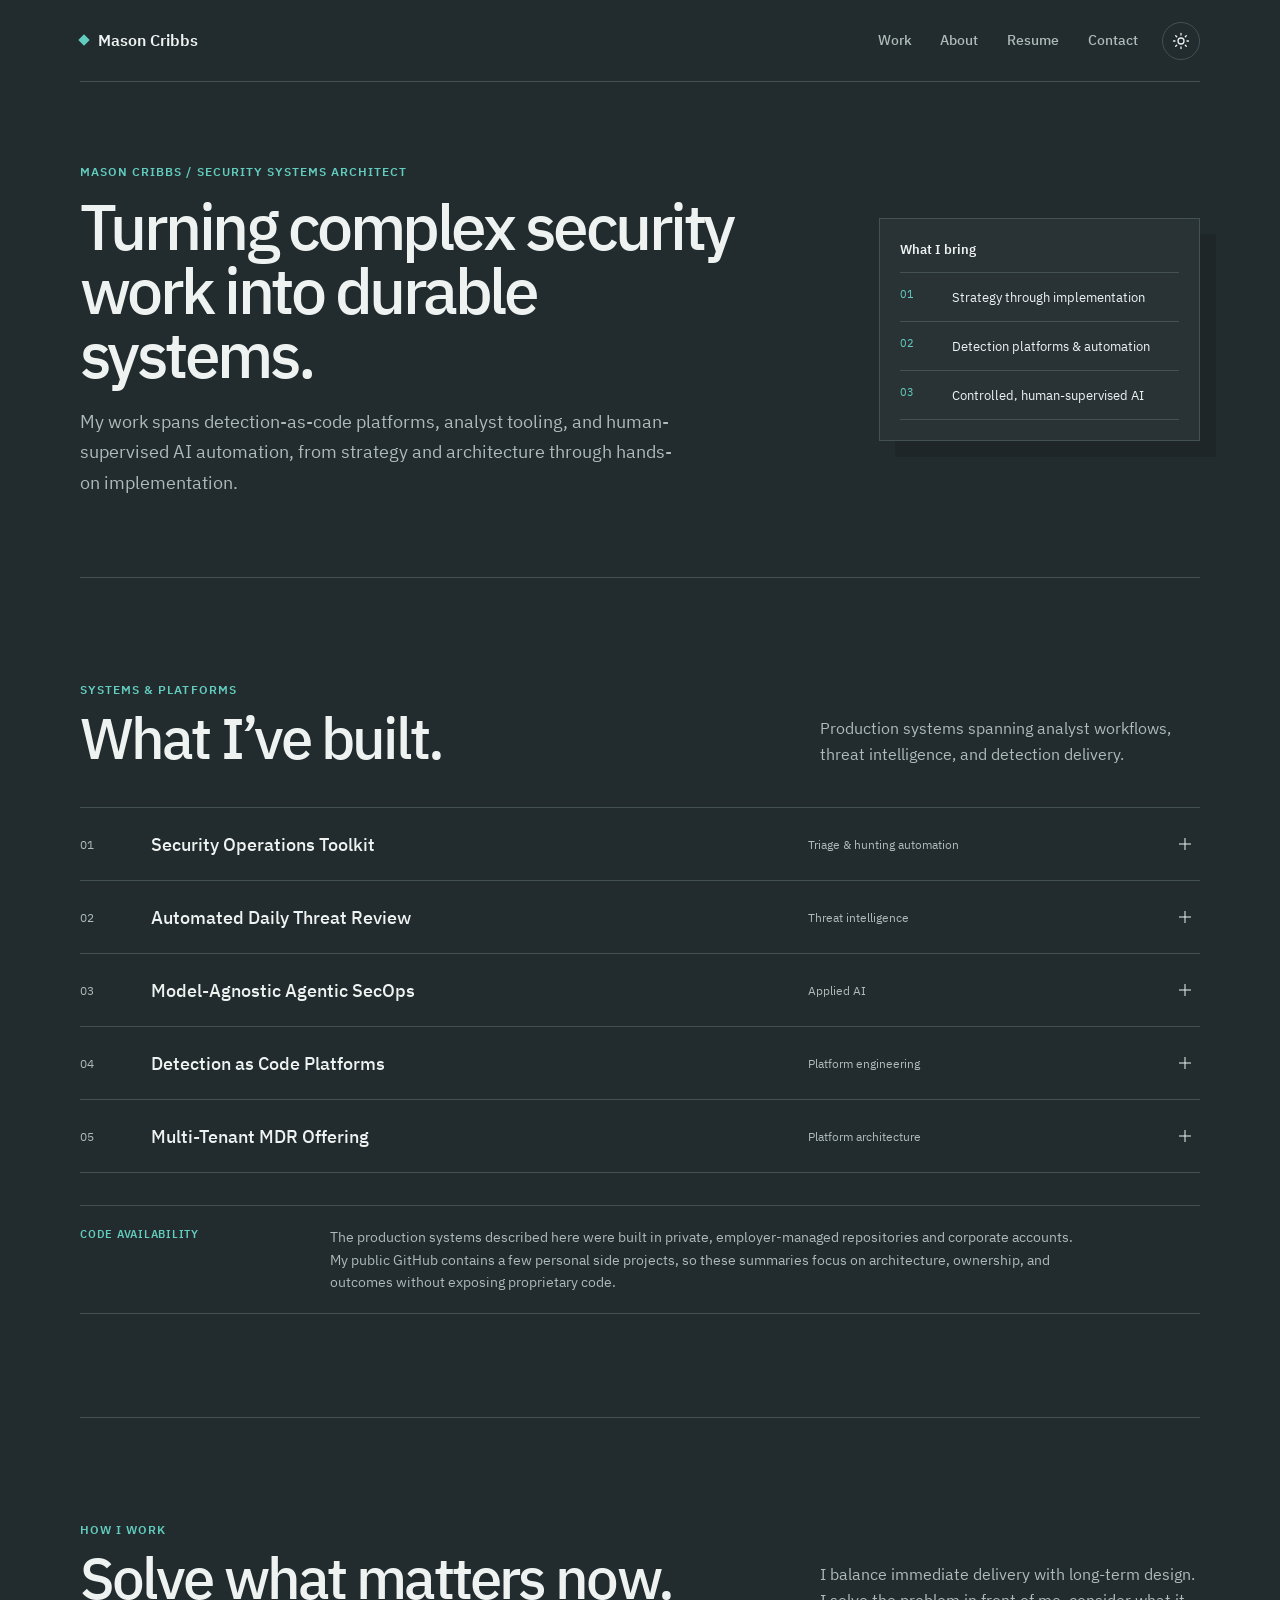
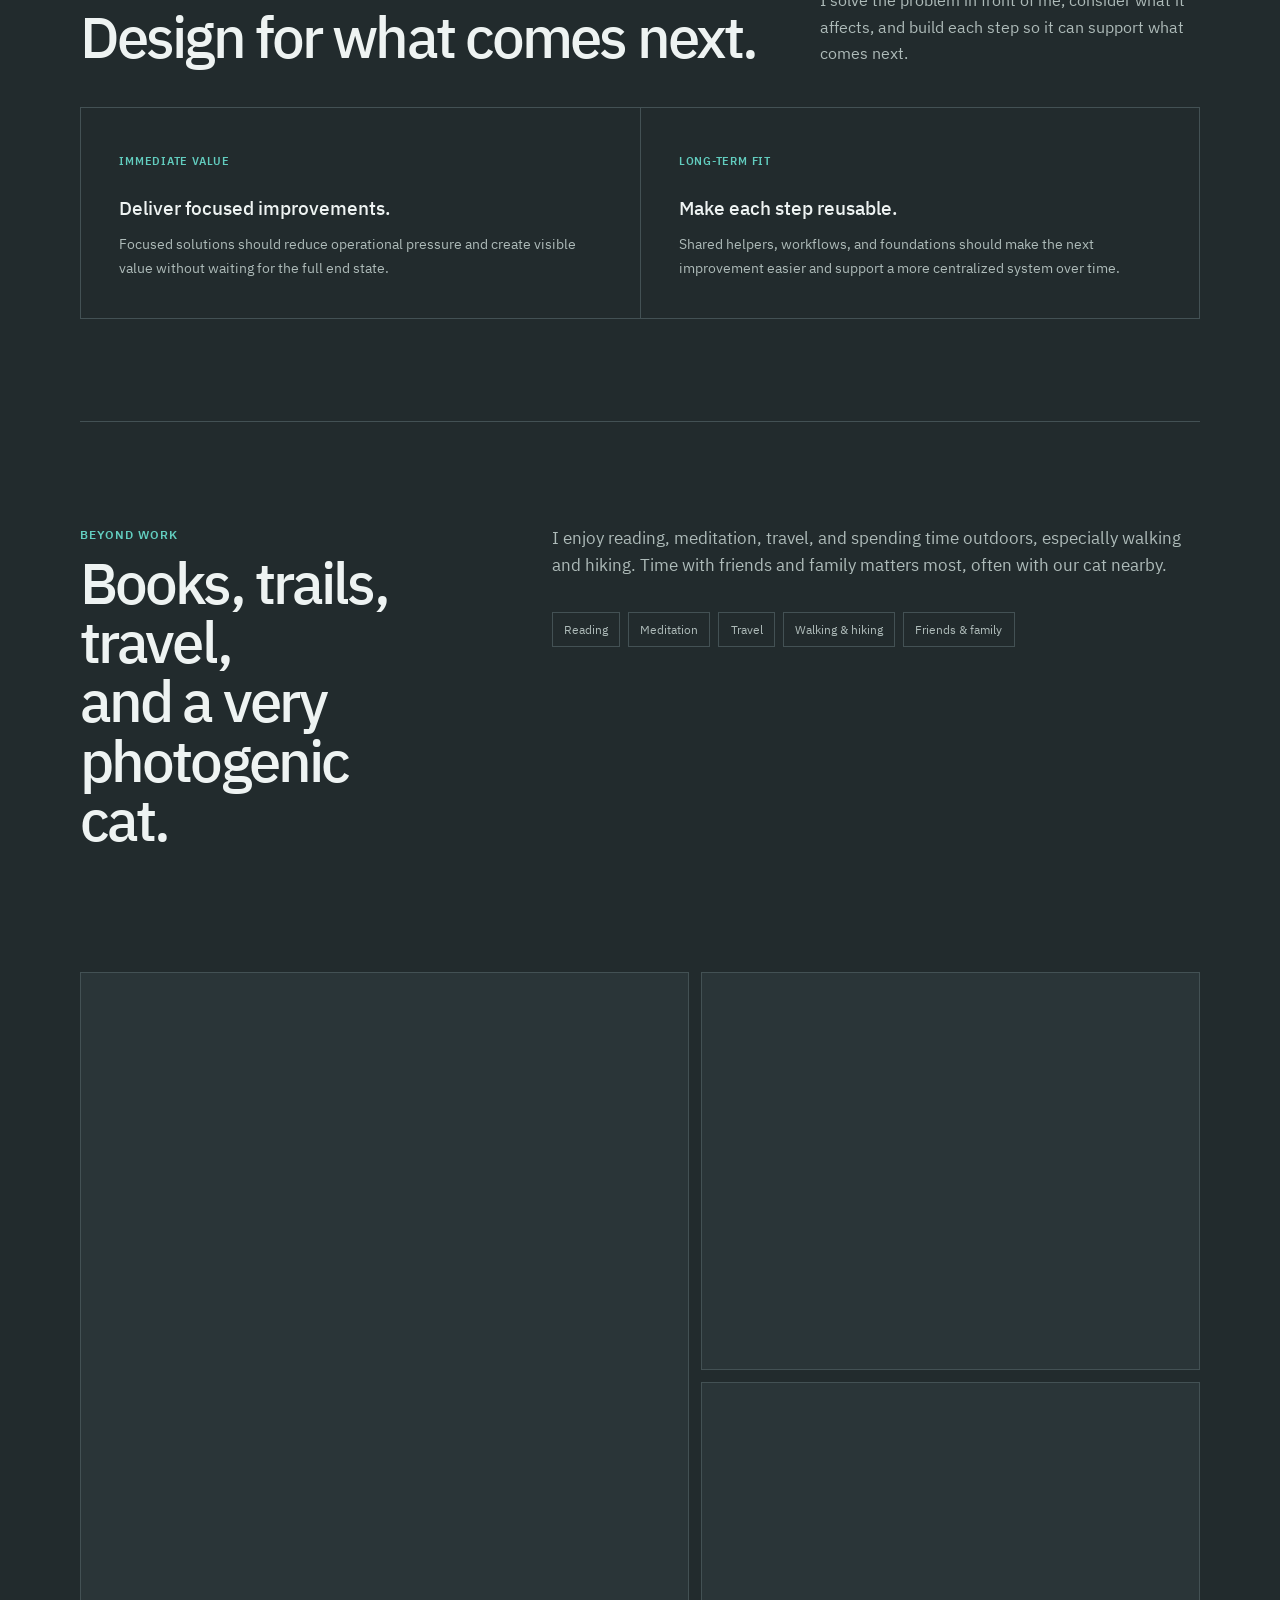
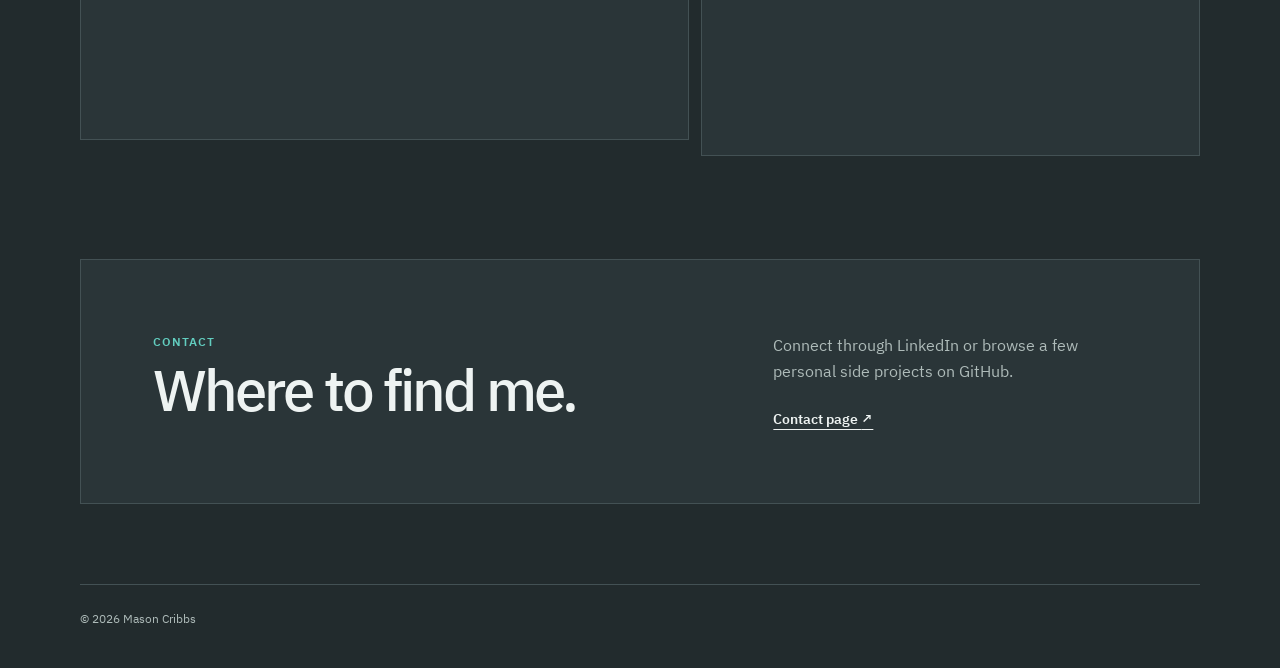
<file: index.html>
<!doctype html>
<html lang="en" data-theme="dark">
  <head>
    <meta charset="utf-8">
    <meta name="viewport" content="width=device-width, initial-scale=1">
    <meta
      http-equiv="Content-Security-Policy"
      content="default-src 'self'; base-uri 'self'; object-src 'none'; frame-src 'none'; form-action 'none'; img-src 'self' data:; font-src 'self'; style-src 'self'; script-src 'self' https://static.cloudflareinsights.com; connect-src 'self' https://cloudflareinsights.com https://static.cloudflareinsights.com; upgrade-insecure-requests"
    >
    <meta name="referrer" content="no-referrer">
    <meta
      name="description"
      content="Mason Cribbs' portfolio featuring security automation, detection engineering, and applied AI systems."
    >
    <meta name="theme-color" content="#222b2d">
    <title>Mason Cribbs | Security Automation &amp; Detection Engineering</title>
    <link rel="stylesheet" href="style.css?v=7">
    <script src="script.js?v=5" defer></script>
  </head>
  <body>
    <a class="skip-link" href="#main-content">Skip to content</a>

    <header class="site-header">
      <a class="wordmark" href="./" aria-label="Portfolio home">
        <span class="wordmark-mark" aria-hidden="true"></span>
        <span>Mason Cribbs</span>
      </a>

      <div class="header-actions">
        <nav class="site-nav" aria-label="Primary navigation">
          <a href="#work">Work</a>
          <a href="#about">About</a>
          <a href="resume/">Resume</a>
          <a href="contact/">Contact</a>
        </nav>
        <button class="theme-toggle" type="button" aria-label="Switch to light mode" title="Switch color theme">
          <svg class="theme-icon theme-icon-moon" viewBox="0 0 24 24" aria-hidden="true">
            <path d="M21 12.8A9 9 0 1 1 11.2 3a7 7 0 0 0 9.8 9.8Z"></path>
          </svg>
          <svg class="theme-icon theme-icon-sun" viewBox="0 0 24 24" aria-hidden="true">
            <circle cx="12" cy="12" r="4"></circle>
            <path d="M12 2v2M12 20v2M4.9 4.9l1.4 1.4M17.7 17.7l1.4 1.4M2 12h2M20 12h2M4.9 19.1l1.4-1.4M17.7 6.3l1.4-1.4"></path>
          </svg>
        </button>
      </div>
    </header>

    <main id="main-content">
      <section class="hero" aria-labelledby="hero-title">
        <div class="hero-copy">
          <p class="eyebrow">Mason Cribbs / Security systems architect</p>
          <h1 id="hero-title">Turning complex security work into durable systems.</h1>
          <p class="hero-intro">
            My work spans detection-as-code platforms, analyst tooling, and human-supervised AI automation, from
            strategy and architecture through hands-on implementation.
          </p>
        </div>

        <aside class="focus-index" aria-label="Core capabilities">
          <p>What I bring</p>
          <ol>
            <li><span>01</span>Strategy through implementation</li>
            <li><span>02</span>Detection platforms &amp; automation</li>
            <li><span>03</span>Controlled, human-supervised AI</li>
          </ol>
        </aside>
      </section>

      <section class="section work-section" id="work" aria-labelledby="work-title">
        <header class="section-heading">
          <div>
            <p class="eyebrow">Systems &amp; platforms</p>
            <h2 id="work-title">What I&rsquo;ve built.</h2>
          </div>
          <p>Production systems spanning analyst workflows, threat intelligence, and detection delivery.</p>
        </header>

        <div class="project-list">
          <details class="project-item">
            <summary>
              <span class="project-number">01</span>
              <span class="project-title">Security Operations Toolkit</span>
              <span class="project-type">Triage &amp; hunting automation</span>
              <span class="project-toggle" aria-hidden="true"></span>
            </summary>
            <div class="project-details">
              <p>
                Built a team-adopted local Python application and toolkit for automated multi-source alert triage,
                threat hunting, and deep investigations. Its browser interface keeps analysts in control through
                explicit approval points while reducing effort by approximately 90% at negligible marginal cost.
              </p>
              <ul class="tag-list" aria-label="Project technologies">
                <li>Python</li>
                <li>Applied AI</li>
                <li>Human oversight</li>
                <li>GitHub Releases</li>
              </ul>
            </div>
          </details>

          <details class="project-item">
            <summary>
              <span class="project-number">02</span>
              <span class="project-title">Automated Daily Threat Review</span>
              <span class="project-type">Threat intelligence</span>
              <span class="project-toggle" aria-hidden="true"></span>
            </summary>
            <div class="project-details">
              <p>
                Built a workflow that ingests security news and RSS feeds, extracts relevant artifacts, hunts the
                environment for impact, and produces a prioritized brief with pre-validated context, queries,
                evidence, and required actions.
              </p>
              <ul class="tag-list" aria-label="Project technologies">
                <li>Threat intelligence</li>
                <li>RSS</li>
                <li>Artifact extraction</li>
                <li>Threat hunting</li>
              </ul>
            </div>
          </details>

          <details class="project-item">
            <summary>
              <span class="project-number">03</span>
              <span class="project-title">Model-Agnostic Agentic SecOps</span>
              <span class="project-type">Applied AI</span>
              <span class="project-toggle" aria-hidden="true"></span>
            </summary>
            <div class="project-details">
              <p>
                Building a platform that coordinates threat intelligence, hunting, detection engineering,
                investigation, and recommendations. A deterministic Python control plane isolates tool calls,
                preserves human-on-the-loop control, records provenance, and optimizes model cost.
              </p>
              <ul class="tag-list" aria-label="Project technologies">
                <li>AWS</li>
                <li>Python orchestration</li>
                <li>Deterministic controls</li>
                <li>Provenance</li>
              </ul>
              <span class="project-status">Active development</span>
            </div>
          </details>

          <details class="project-item">
            <summary>
              <span class="project-number">04</span>
              <span class="project-title">Detection as Code Platforms</span>
              <span class="project-type">Platform engineering</span>
              <span class="project-toggle" aria-hidden="true"></span>
            </summary>
            <div class="project-details">
              <p>
                Architected code-driven detection delivery across endpoint and multi-tenant SIEM environments,
                treating detection content as tested, versioned, and repeatably deployed software.
              </p>
              <ul class="tag-list" aria-label="Project technologies">
                <li>Python</li>
                <li>REST APIs</li>
                <li>CI/CD</li>
                <li>Terraform</li>
              </ul>

              <div class="project-breakdown">
                <article>
                  <span>Endpoint detection program</span>
                  <h3>osquery detection delivery</h3>
                  <p>
                    Built an API-driven pipeline and Python CLI for repeatable deployment, validation, versioning,
                    and change control of osquery detection content.
                  </p>
                </article>
                <article>
                  <span>Managed security provider</span>
                  <h3>Multi-tenant SIEM delivery</h3>
                  <p>
                    Owned detection-as-code infrastructure using GitHub workflows, custom Python tooling,
                    differential deployment, live-data testing, and pre-production validation across customer
                    environments.
                  </p>
                </article>
                <article>
                  <span>Detection program architecture</span>
                  <h3>Strategy managed as code</h3>
                  <p>
                    Reworked a Terraform-managed catalog, signal weighting, coverage-gap development, and osquery
                    signal integration to improve fidelity, coverage, and analyst prioritization.
                  </p>
                </article>
              </div>
            </div>
          </details>

          <details class="project-item">
            <summary>
              <span class="project-number">05</span>
              <span class="project-title">Multi-Tenant MDR Offering</span>
              <span class="project-type">Platform architecture</span>
              <span class="project-toggle" aria-hidden="true"></span>
            </summary>
            <div class="project-details">
              <p>
                Led architecture and implementation of a managed security provider&rsquo;s first cloud-SIEM MDR
                offering, establishing a secure multi-tenant delivery model that protected proprietary detection
                content while supporting customer-specific configuration.
              </p>
              <ul class="tag-list" aria-label="Project technologies">
                <li>Cloud SIEM</li>
                <li>Multi-tenant architecture</li>
                <li>Detection strategy</li>
                <li>SIEM automation</li>
              </ul>
              <div class="project-breakdown">
                <article>
                  <span>Architecture</span>
                  <h3>Secure overlay delivery</h3>
                  <p>
                    Designed the standard delivery model and engineered around platform limitations to support the
                    company&rsquo;s first cloud-SIEM managed detection service.
                  </p>
                </article>
                <article>
                  <span>Dynamic tuning</span>
                  <h3>Customer-specific configuration</h3>
                  <p>
                    Invented a SQL-dialect tuning mechanism that allowed customer-specific detection behavior
                    without compromising shared global logic.
                  </p>
                </article>
              </div>
            </div>
          </details>
        </div>

        <aside class="code-availability" aria-label="Code availability note">
          <span>Code availability</span>
          <p>
            The production systems described here were built in private, employer-managed repositories and
            corporate accounts. My public GitHub contains a few personal side projects, so these summaries focus
            on architecture, ownership, and outcomes without exposing proprietary code.
          </p>
        </aside>
      </section>

      <section class="section methodology" aria-labelledby="methodology-title">
        <header class="section-heading">
          <div>
            <p class="eyebrow">How I work</p>
            <h2 id="methodology-title">Solve what matters now. Design for what comes next.</h2>
          </div>
          <p>
            I balance immediate delivery with long-term design. I solve the problem in front of me, consider what it
            affects, and build each step so it can support what comes next.
          </p>
        </header>

        <div class="method-slices">
          <article>
            <span>Immediate value</span>
            <h3>Deliver focused improvements.</h3>
            <p>
              Focused solutions should reduce operational pressure and create visible value without waiting for the
              full end state.
            </p>
          </article>
          <article>
            <span>Long-term fit</span>
            <h3>Make each step reusable.</h3>
            <p>
              Shared helpers, workflows, and foundations should make the next improvement easier and support a more
              centralized system over time.
            </p>
          </article>
        </div>
      </section>

      <section class="section about-section" id="about" aria-labelledby="about-title">
        <div>
          <p class="eyebrow">Beyond work</p>
          <h2 id="about-title">Books, trails, travel, and a very photogenic cat.</h2>
        </div>
        <div class="about-copy">
          <p>
            I enjoy reading, meditation, travel, and spending time outdoors, especially walking and hiking. Time
            with friends and family matters most, often with our cat nearby.
          </p>
          <ul class="about-interests" aria-label="Personal interests">
            <li>Reading</li>
            <li>Meditation</li>
            <li>Travel</li>
            <li>Walking &amp; hiking</li>
            <li>Friends &amp; family</li>
          </ul>
        </div>

        <div class="cat-gallery" aria-label="Photos of my cat">
          <figure>
            <img
              src="assets/images/cat-closeup.jpg"
              width="1400"
              height="1115"
              loading="lazy"
              decoding="async"
              alt="Close-up portrait of a tabby cat with green eyes"
            >
          </figure>
          <figure>
            <img
              src="assets/images/cat-autumn.jpg"
              width="1111"
              height="1400"
              loading="lazy"
              decoding="async"
              alt="Tabby cat posing with a pumpkin and autumn decorations"
            >
          </figure>
          <figure>
            <img
              src="assets/images/cat-stretch.jpg"
              width="929"
              height="697"
              loading="lazy"
              decoding="async"
              alt="Fluffy tabby cat stretching on a chair"
            >
          </figure>
        </div>
      </section>

      <section class="contact-teaser" aria-labelledby="contact-title">
        <div>
          <p class="eyebrow">Contact</p>
          <h2 id="contact-title">Where to find me.</h2>
        </div>
        <div>
          <p>Connect through LinkedIn or browse a few personal side projects on GitHub.</p>
          <a class="text-link" href="contact/">Contact page <span aria-hidden="true">&nearr;</span></a>
        </div>
      </section>
    </main>

    <footer class="site-footer">
      <p>&copy; <span>2026</span> Mason Cribbs</p>
    </footer>
  </body>
</html>
</file>
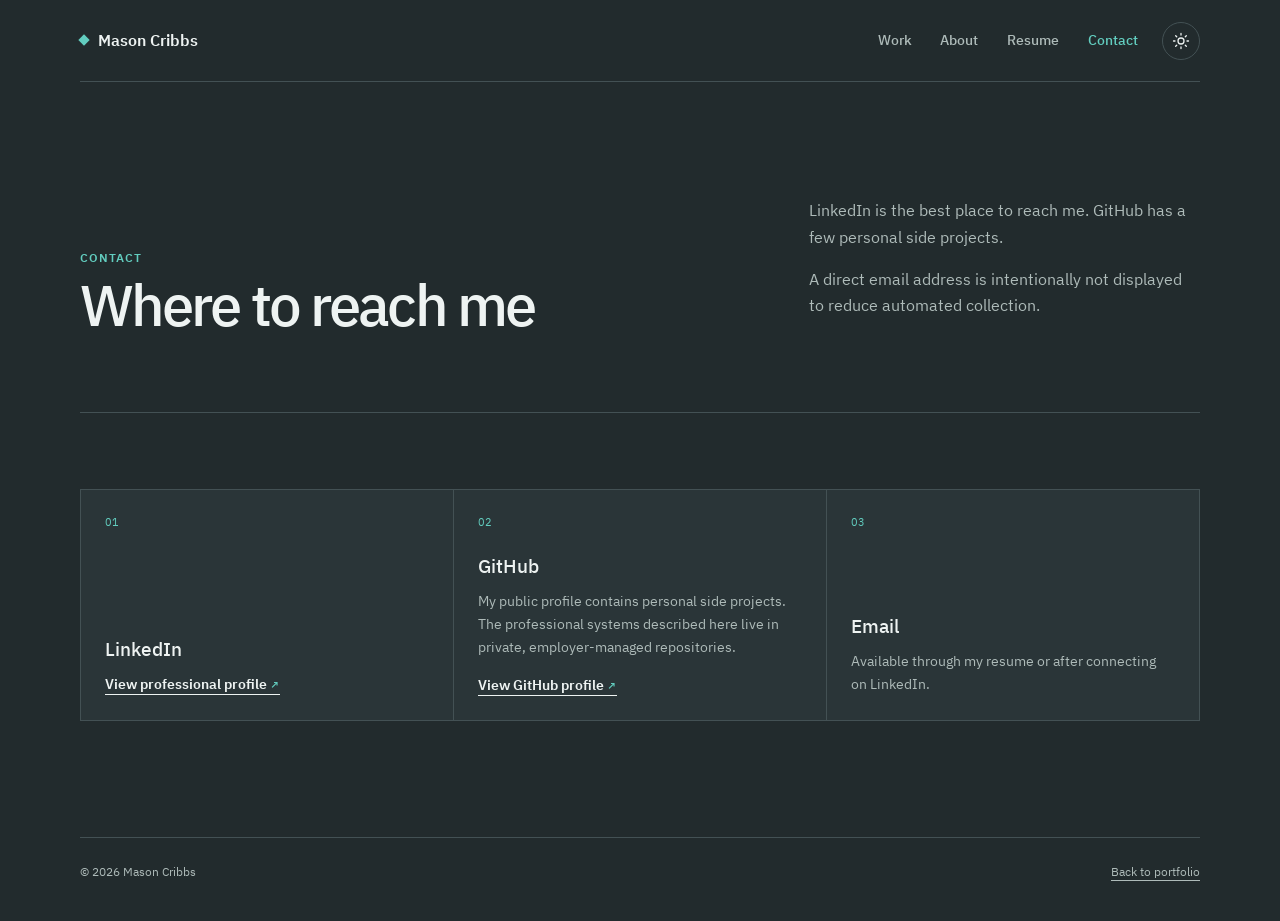
<file: contact/index.html>
<!doctype html>
<html lang="en" data-theme="dark">
  <head>
    <meta charset="utf-8">
    <meta name="viewport" content="width=device-width, initial-scale=1">
    <meta
      http-equiv="Content-Security-Policy"
      content="default-src 'self'; base-uri 'self'; object-src 'none'; frame-src 'none'; form-action 'none'; img-src 'self' data:; font-src 'self'; style-src 'self'; script-src 'self' https://static.cloudflareinsights.com; connect-src 'self' https://cloudflareinsights.com https://static.cloudflareinsights.com; upgrade-insecure-requests"
    >
    <meta name="referrer" content="no-referrer">
    <meta name="description" content="Professional links and contact information for Mason Cribbs.">
    <meta name="theme-color" content="#222b2d">
    <title>Contact | Mason Cribbs</title>
    <link rel="stylesheet" href="../style.css?v=7">
    <script src="../script.js?v=5" defer></script>
  </head>
  <body>
    <a class="skip-link" href="#contact-content">Skip to content</a>

    <header class="site-header">
      <a class="wordmark" href="../" aria-label="Portfolio home">
        <span class="wordmark-mark" aria-hidden="true"></span>
        <span>Mason Cribbs</span>
      </a>

      <div class="header-actions">
        <nav class="site-nav" aria-label="Primary navigation">
          <a href="../#work">Work</a>
          <a href="../#about">About</a>
          <a href="../resume/">Resume</a>
          <a href="./" aria-current="page">Contact</a>
        </nav>
        <button class="theme-toggle" type="button" aria-label="Switch to light mode" title="Switch color theme">
          <svg class="theme-icon theme-icon-moon" viewBox="0 0 24 24" aria-hidden="true">
            <path d="M21 12.8A9 9 0 1 1 11.2 3a7 7 0 0 0 9.8 9.8Z"></path>
          </svg>
          <svg class="theme-icon theme-icon-sun" viewBox="0 0 24 24" aria-hidden="true">
            <circle cx="12" cy="12" r="4"></circle>
            <path d="M12 2v2M12 20v2M4.9 4.9l1.4 1.4M17.7 17.7l1.4 1.4M2 12h2M20 12h2M4.9 19.1l1.4-1.4M17.7 6.3l1.4-1.4"></path>
          </svg>
        </button>
      </div>
    </header>

    <main id="contact-content" class="contact-shell">
      <section class="contact-intro" aria-labelledby="contact-title">
        <div>
          <p class="eyebrow">Contact</p>
          <h1 id="contact-title">Where to reach me</h1>
        </div>
        <div>
          <p>LinkedIn is the best place to reach me. GitHub has a few personal side projects.</p>
          <p>A direct email address is intentionally not displayed to reduce automated collection.</p>
        </div>
      </section>

      <section class="contact-methods" aria-label="Contact methods">
        <article class="contact-method">
          <span>01</span>
          <h2>LinkedIn</h2>
          <p><a class="text-link" href="https://www.linkedin.com/in/mason-a-c/" target="_blank" rel="noopener noreferrer">View professional profile <span aria-hidden="true">&nearr;</span></a></p>
        </article>
        <article class="contact-method">
          <span>02</span>
          <h2>GitHub</h2>
          <p>My public profile contains personal side projects. The professional systems described here live in private, employer-managed repositories.</p>
          <a class="text-link" href="https://github.com/what-da-fork" target="_blank" rel="noopener noreferrer">View GitHub profile <span aria-hidden="true">&nearr;</span></a>
        </article>
        <article class="contact-method">
          <span>03</span>
          <h2>Email</h2>
          <p>Available through my resume or after connecting on LinkedIn.</p>
        </article>
      </section>
    </main>

    <footer class="site-footer">
      <p>&copy; <span>2026</span> Mason Cribbs</p>
      <a href="../">Back to portfolio</a>
    </footer>
  </body>
</html>
</file>
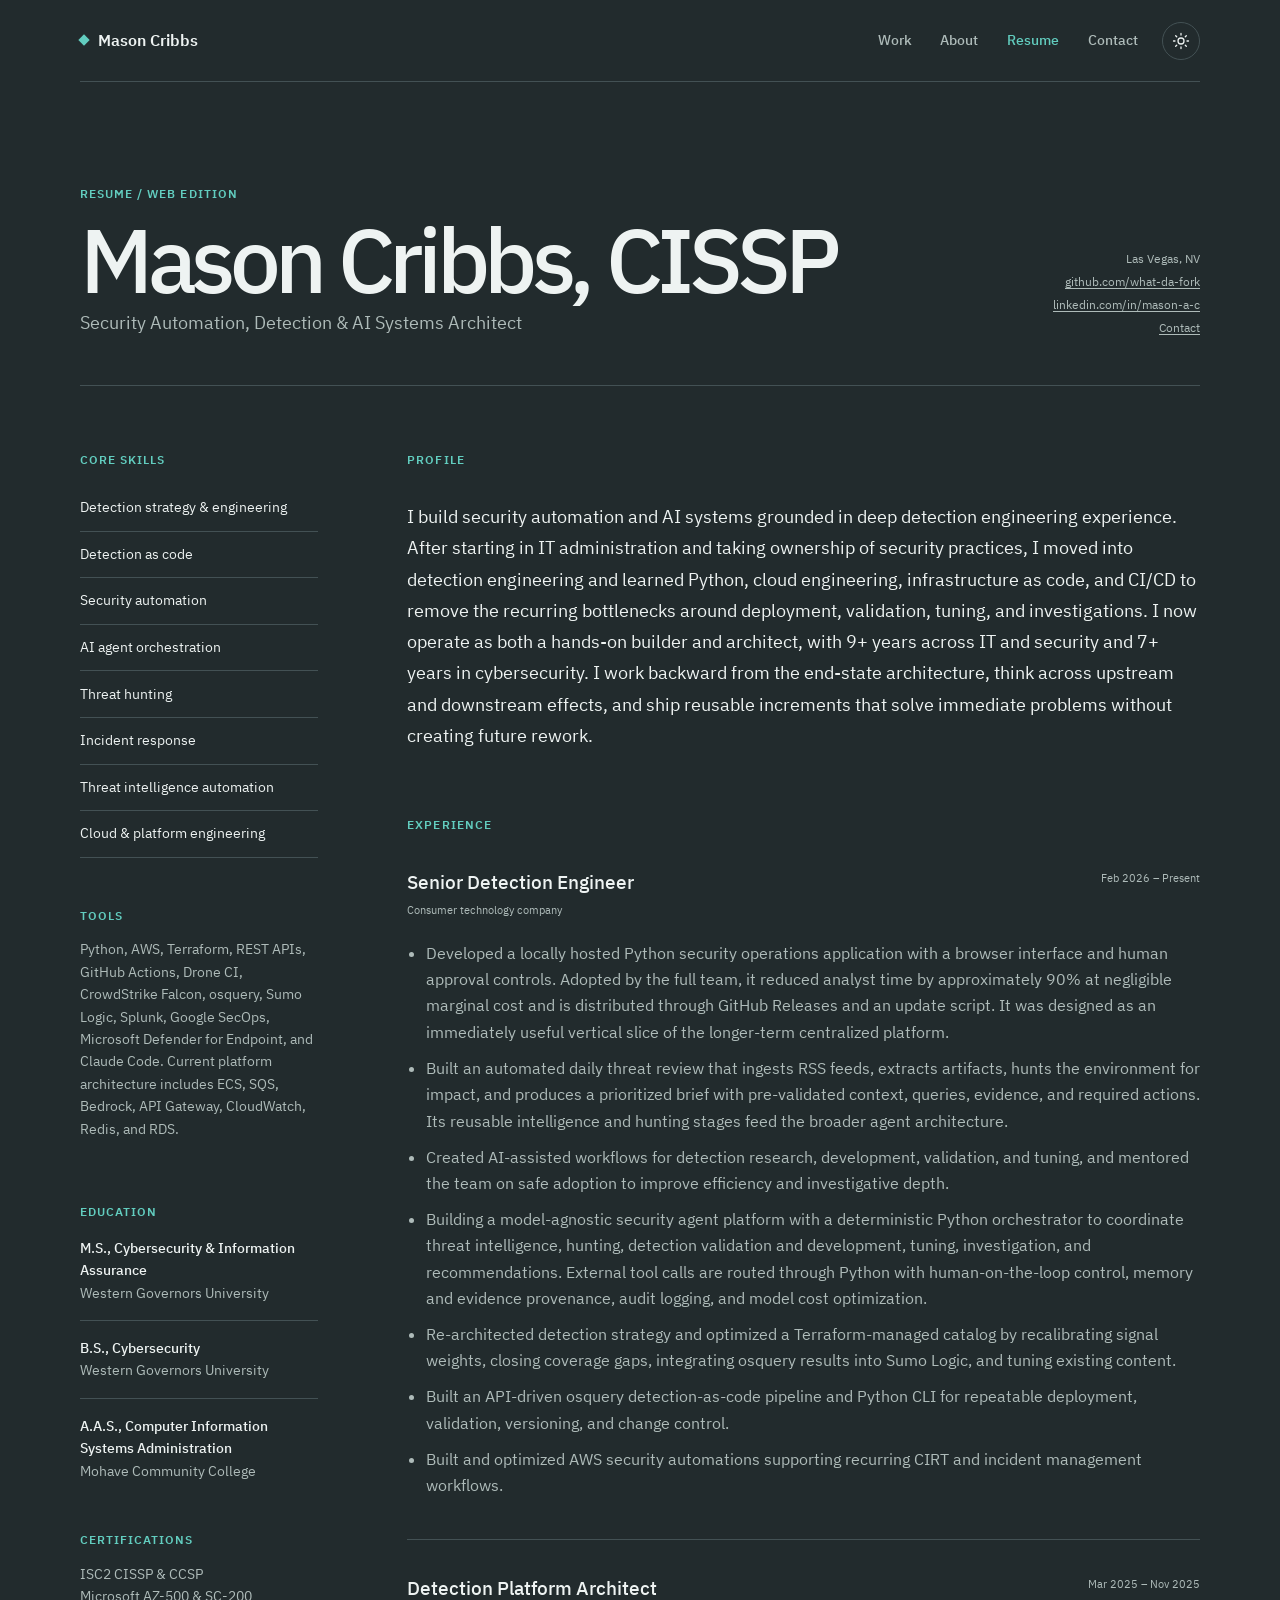
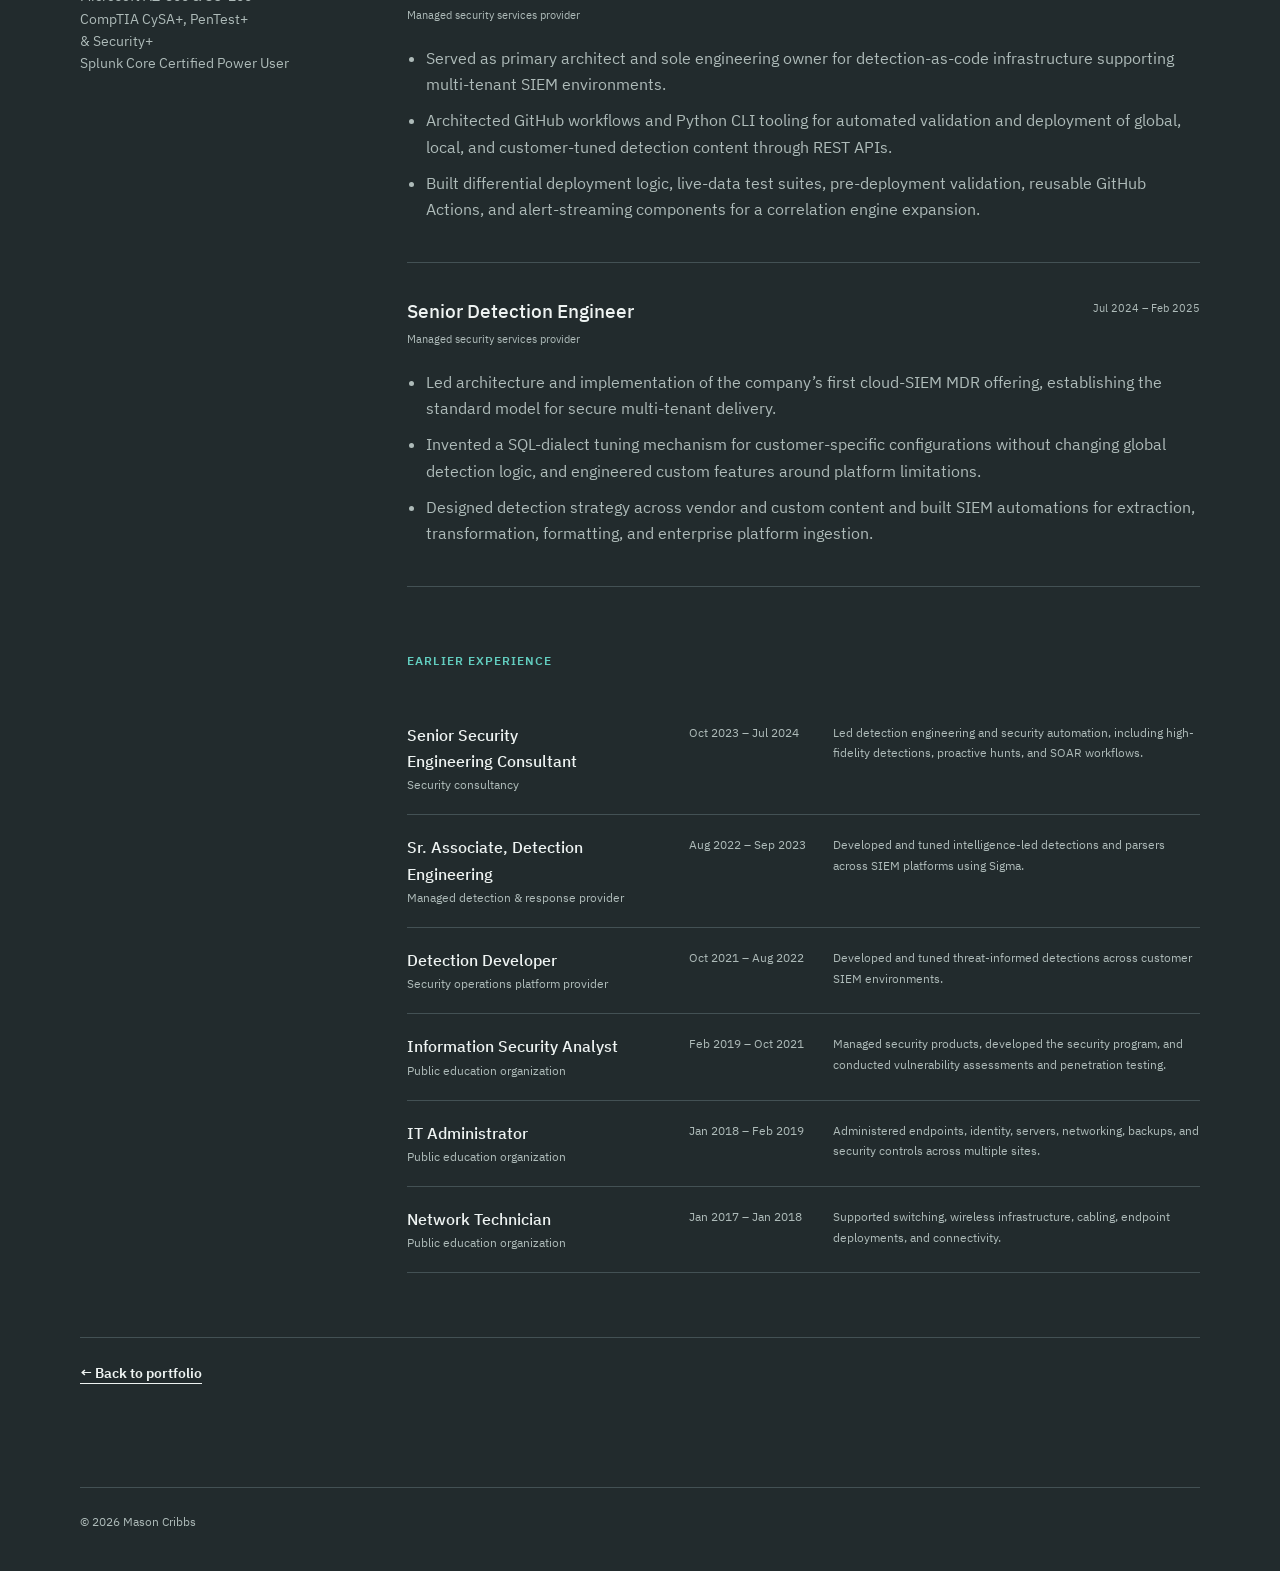
<file: resume/index.html>
<!doctype html>
<html lang="en" data-theme="dark">
  <head>
    <meta charset="utf-8">
    <meta name="viewport" content="width=device-width, initial-scale=1">
    <meta
      http-equiv="Content-Security-Policy"
      content="default-src 'self'; base-uri 'self'; object-src 'none'; frame-src 'none'; form-action 'none'; img-src 'self' data:; font-src 'self'; style-src 'self'; script-src 'self' https://static.cloudflareinsights.com; connect-src 'self' https://cloudflareinsights.com https://static.cloudflareinsights.com; upgrade-insecure-requests"
    >
    <meta name="referrer" content="no-referrer">
    <meta
      name="description"
      content="Resume for Mason Cribbs, a security automation, detection, and AI systems architect."
    >
    <meta name="theme-color" content="#222b2d">
    <title>Resume | Mason Cribbs</title>
    <link rel="stylesheet" href="../style.css?v=7">
    <script src="../script.js?v=5" defer></script>
  </head>
  <body class="resume-page">
    <a class="skip-link" href="#resume-content">Skip to content</a>

    <header class="site-header">
      <a class="wordmark" href="../" aria-label="Portfolio home">
        <span class="wordmark-mark" aria-hidden="true"></span>
        <span>Mason Cribbs</span>
      </a>

      <div class="header-actions">
        <nav class="site-nav" aria-label="Primary navigation">
          <a href="../#work">Work</a>
          <a href="../#about">About</a>
          <a href="./" aria-current="page">Resume</a>
          <a href="../contact/">Contact</a>
        </nav>
        <button class="theme-toggle" type="button" aria-label="Switch to light mode" title="Switch color theme">
          <svg class="theme-icon theme-icon-moon" viewBox="0 0 24 24" aria-hidden="true">
            <path d="M21 12.8A9 9 0 1 1 11.2 3a7 7 0 0 0 9.8 9.8Z"></path>
          </svg>
          <svg class="theme-icon theme-icon-sun" viewBox="0 0 24 24" aria-hidden="true">
            <circle cx="12" cy="12" r="4"></circle>
            <path d="M12 2v2M12 20v2M4.9 4.9l1.4 1.4M17.7 17.7l1.4 1.4M2 12h2M20 12h2M4.9 19.1l1.4-1.4M17.7 6.3l1.4-1.4"></path>
          </svg>
        </button>
      </div>
    </header>

    <main id="resume-content" class="resume-shell">
      <header class="resume-intro">
        <div>
          <p class="eyebrow">Resume / Web edition</p>
          <h1>Mason Cribbs, CISSP</h1>
          <p class="resume-role">Security Automation, Detection &amp; AI Systems Architect</p>
        </div>
        <div class="resume-meta" aria-label="Professional links">
          <span>Las Vegas, NV</span>
          <a href="https://github.com/what-da-fork" target="_blank" rel="noopener noreferrer">github.com/what-da-fork</a>
          <a href="https://www.linkedin.com/in/mason-a-c/" target="_blank" rel="noopener noreferrer">linkedin.com/in/mason-a-c</a>
          <a href="../contact/">Contact</a>
        </div>
      </header>

      <div class="resume-grid">
        <aside class="resume-sidebar">
          <section aria-labelledby="skills-title">
            <p class="resume-section-label" id="skills-title">Core skills</p>
            <ul class="resume-skill-list">
              <li>Detection strategy &amp; engineering</li>
              <li>Detection as code</li>
              <li>Security automation</li>
              <li>AI agent orchestration</li>
              <li>Threat hunting</li>
              <li>Incident response</li>
              <li>Threat intelligence automation</li>
              <li>Cloud &amp; platform engineering</li>
            </ul>
          </section>

          <section aria-labelledby="tools-title">
            <p class="resume-section-label" id="tools-title">Tools</p>
            <p class="resume-small-copy">
              Python, AWS, Terraform, REST APIs, GitHub Actions, Drone CI, CrowdStrike Falcon, osquery, Sumo
              Logic, Splunk, Google SecOps, Microsoft Defender for Endpoint, and Claude Code.
              Current platform architecture includes ECS, SQS, Bedrock, API Gateway, CloudWatch, Redis, and RDS.
            </p>
          </section>

          <section aria-labelledby="education-title">
            <p class="resume-section-label" id="education-title">Education</p>
            <div class="sidebar-entry">
              <strong>M.S., Cybersecurity &amp; Information Assurance</strong>
              <span>Western Governors University</span>
            </div>
            <div class="sidebar-entry">
              <strong>B.S., Cybersecurity</strong>
              <span>Western Governors University</span>
            </div>
            <div class="sidebar-entry">
              <strong>A.A.S., Computer Information Systems Administration</strong>
              <span>Mohave Community College</span>
            </div>
          </section>

          <section aria-labelledby="certifications-title">
            <p class="resume-section-label" id="certifications-title">Certifications</p>
            <p class="resume-small-copy">
              ISC2 CISSP &amp; CCSP<br>
              Microsoft AZ-500 &amp; SC-200<br>
              CompTIA CySA+, PenTest+ &amp; Security+<br>
              Splunk Core Certified Power User
            </p>
          </section>
        </aside>

        <div class="resume-main">
          <section class="resume-section" aria-labelledby="summary-title">
            <p class="resume-section-label" id="summary-title">Profile</p>
            <p class="resume-summary">
              I build security automation and AI systems grounded in deep detection engineering experience. After
              starting in IT administration and taking ownership of security practices, I moved into detection
              engineering and learned Python, cloud engineering, infrastructure as code, and CI/CD to remove the
              recurring bottlenecks around deployment, validation, tuning, and investigations. I now operate as
              both a hands-on builder and architect, with 9+ years across IT and security and 7+ years in
              cybersecurity. I work backward from the end-state architecture, think across upstream and downstream
              effects, and ship reusable increments that solve immediate problems without creating future rework.
            </p>
          </section>

          <section class="resume-section" aria-labelledby="experience-title">
            <p class="resume-section-label" id="experience-title">Experience</p>

            <article class="experience-entry">
              <header>
                <div>
                  <h2>Senior Detection Engineer</h2>
                  <p>Consumer technology company</p>
                </div>
                <p>Feb 2026 &ndash; Present</p>
              </header>
              <ul>
                <li>
                  Developed a locally hosted Python security operations application with a browser interface and
                  human approval controls. Adopted by the full team, it reduced analyst time by approximately 90%
                  at negligible marginal cost and is distributed through GitHub Releases and an update script. It
                  was designed as an immediately useful vertical slice of the longer-term centralized platform.
                </li>
                <li>
                  Built an automated daily threat review that ingests RSS feeds, extracts artifacts, hunts the
                  environment for impact, and produces a prioritized brief with pre-validated context, queries,
                  evidence, and required actions. Its reusable intelligence and hunting stages feed the broader
                  agent architecture.
                </li>
                <li>
                  Created AI-assisted workflows for detection research, development, validation, and tuning, and
                  mentored the team on safe adoption to improve efficiency and investigative depth.
                </li>
                <li>
                  Building a model-agnostic security agent platform with a deterministic Python orchestrator to
                  coordinate threat intelligence, hunting, detection validation and development, tuning,
                  investigation, and recommendations. External tool calls are routed through Python with
                  human-on-the-loop control, memory and evidence provenance, audit logging, and model cost
                  optimization.
                </li>
                <li>
                  Re-architected detection strategy and optimized a Terraform-managed catalog by recalibrating
                  signal weights, closing coverage gaps, integrating osquery results into Sumo Logic, and tuning
                  existing content.
                </li>
                <li>
                  Built an API-driven osquery detection-as-code pipeline and Python CLI for repeatable deployment,
                  validation, versioning, and change control.
                </li>
                <li>
                  Built and optimized AWS security automations supporting recurring CIRT and incident management
                  workflows.
                </li>
              </ul>
            </article>

            <article class="experience-entry">
              <header>
                <div>
                  <h2>Detection Platform Architect</h2>
                  <p>Managed security services provider</p>
                </div>
                <p>Mar 2025 &ndash; Nov 2025</p>
              </header>
              <ul>
                <li>
                  Served as primary architect and sole engineering owner for detection-as-code infrastructure
                  supporting multi-tenant SIEM environments.
                </li>
                <li>
                  Architected GitHub workflows and Python CLI tooling for automated validation and deployment of
                  global, local, and customer-tuned detection content through REST APIs.
                </li>
                <li>
                  Built differential deployment logic, live-data test suites, pre-deployment validation, reusable
                  GitHub Actions, and alert-streaming components for a correlation engine expansion.
                </li>
              </ul>
            </article>

            <article class="experience-entry">
              <header>
                <div>
                  <h2>Senior Detection Engineer</h2>
                  <p>Managed security services provider</p>
                </div>
                <p>Jul 2024 &ndash; Feb 2025</p>
              </header>
              <ul>
                <li>
                  Led architecture and implementation of the company&rsquo;s first cloud-SIEM MDR offering,
                  establishing the standard model for secure multi-tenant delivery.
                </li>
                <li>
                  Invented a SQL-dialect tuning mechanism for customer-specific configurations without changing
                  global detection logic, and engineered custom features around platform limitations.
                </li>
                <li>
                  Designed detection strategy across vendor and custom content and built SIEM automations for
                  extraction, transformation, formatting, and enterprise platform ingestion.
                </li>
              </ul>
            </article>
          </section>

          <section class="resume-section" aria-labelledby="earlier-title">
            <p class="resume-section-label" id="earlier-title">Earlier experience</p>

            <div class="earlier-experience">
              <article>
                <div><h2>Senior Security Engineering Consultant</h2><p>Security consultancy</p></div>
                <p>Oct 2023 &ndash; Jul 2024</p>
                <span>Led detection engineering and security automation, including high-fidelity detections, proactive hunts, and SOAR workflows.</span>
              </article>
              <article>
                <div><h2>Sr. Associate, Detection Engineering</h2><p>Managed detection &amp; response provider</p></div>
                <p>Aug 2022 &ndash; Sep 2023</p>
                <span>Developed and tuned intelligence-led detections and parsers across SIEM platforms using Sigma.</span>
              </article>
              <article>
                <div><h2>Detection Developer</h2><p>Security operations platform provider</p></div>
                <p>Oct 2021 &ndash; Aug 2022</p>
                <span>Developed and tuned threat-informed detections across customer SIEM environments.</span>
              </article>
              <article>
                <div><h2>Information Security Analyst</h2><p>Public education organization</p></div>
                <p>Feb 2019 &ndash; Oct 2021</p>
                <span>Managed security products, developed the security program, and conducted vulnerability assessments and penetration testing.</span>
              </article>
              <article>
                <div><h2>IT Administrator</h2><p>Public education organization</p></div>
                <p>Jan 2018 &ndash; Feb 2019</p>
                <span>Administered endpoints, identity, servers, networking, backups, and security controls across multiple sites.</span>
              </article>
              <article>
                <div><h2>Network Technician</h2><p>Public education organization</p></div>
                <p>Jan 2017 &ndash; Jan 2018</p>
                <span>Supported switching, wireless infrastructure, cabling, endpoint deployments, and connectivity.</span>
              </article>
            </div>
          </section>

        </div>
      </div>

      <div class="resume-actions">
        <a class="text-link" href="../"><span aria-hidden="true">&larr;</span> Back to portfolio</a>
      </div>
    </main>

    <footer class="site-footer">
      <p>&copy; <span>2026</span> Mason Cribbs</p>
    </footer>
  </body>
</html>
</file>
<file: style.css>
@font-face {
  font-family: "IBM Plex Sans";
  font-style: normal;
  font-weight: 400;
  font-display: swap;
  src: url("assets/fonts/IBMPlexSans-Regular.woff2") format("woff2");
}

@font-face {
  font-family: "IBM Plex Sans";
  font-style: normal;
  font-weight: 500;
  font-display: swap;
  src: url("assets/fonts/IBMPlexSans-Medium.woff2") format("woff2");
}

@font-face {
  font-family: "IBM Plex Sans";
  font-style: normal;
  font-weight: 600;
  font-display: swap;
  src: url("assets/fonts/IBMPlexSans-SemiBold.woff2") format("woff2");
}

:root {
  color-scheme: dark;
  --bg: #222b2d;
  --surface: #2a3538;
  --text: #eef3f2;
  --muted: #aebbb9;
  --line: #435154;
  --accent: #62cdbf;
  --accent-soft: #294542;
  --accent-contrast: #10201f;
  --grid: transparent;
  --shadow: rgba(0, 0, 0, 0.12);
  --sans: "IBM Plex Sans", "Segoe UI", sans-serif;
  --max-width: 1120px;
}

:root[data-theme="light"] {
  color-scheme: light;
  --bg: #f4f1e9;
  --surface: #f9f7f1;
  --text: #232622;
  --muted: #62645e;
  --line: #bdbab1;
  --accent: #9e432e;
  --accent-soft: #e7d7ce;
  --accent-contrast: #ffffff;
  --grid: rgba(35, 38, 34, 0.025);
  --shadow: rgba(70, 58, 48, 0.08);
}

*,
*::before,
*::after {
  box-sizing: border-box;
}

html {
  scroll-behavior: smooth;
}

body {
  margin: 0;
  background:
    linear-gradient(var(--grid) 1px, transparent 1px),
    linear-gradient(90deg, var(--grid) 1px, transparent 1px),
    var(--bg);
  background-size: 64px 64px;
  color: var(--text);
  font-family: var(--sans);
  font-size: 16px;
  line-height: 1.65;
  -webkit-font-smoothing: antialiased;
  transition: background-color 180ms ease, color 180ms ease;
}

a {
  color: inherit;
}

button,
summary {
  font: inherit;
}

.skip-link {
  position: fixed;
  z-index: 100;
  top: 1rem;
  left: 1rem;
  padding: 0.65rem 1rem;
  background: var(--text);
  color: var(--bg);
  transform: translateY(-180%);
}

.skip-link:focus {
  transform: translateY(0);
}

.site-header,
main,
.site-footer {
  width: min(calc(100% - 3rem), var(--max-width));
  margin-inline: auto;
}

.site-header {
  min-height: 82px;
  display: flex;
  align-items: center;
  justify-content: space-between;
  border-bottom: 1px solid var(--line);
}

.wordmark {
  display: inline-flex;
  gap: 0.65rem;
  align-items: center;
  font-weight: 600;
  text-decoration: none;
}

.wordmark-mark {
  width: 8px;
  height: 8px;
  background: var(--accent);
  transform: rotate(45deg);
}

.header-actions,
.site-nav {
  display: flex;
  align-items: center;
}

.header-actions {
  gap: 1.5rem;
}

.site-nav {
  gap: 1.8rem;
}

.site-nav a {
  color: var(--muted);
  font-size: 0.86rem;
  font-weight: 500;
  text-decoration: none;
  transition: color 150ms ease;
}

.site-nav a:hover,
.site-nav a:focus-visible,
.site-nav a[aria-current="page"] {
  color: var(--accent);
}

.theme-toggle {
  position: relative;
  width: 38px;
  height: 38px;
  display: grid;
  padding: 0;
  place-items: center;
  border: 1px solid var(--line);
  border-radius: 50%;
  background: transparent;
  color: var(--text);
  cursor: pointer;
  transition: border-color 150ms ease, background-color 150ms ease;
}

.theme-toggle:hover,
.theme-toggle:focus-visible {
  border-color: var(--accent);
  background: var(--accent-soft);
}

.theme-icon {
  width: 18px;
  height: 18px;
  fill: none;
  stroke: currentColor;
  stroke-width: 1.7;
  stroke-linecap: round;
  stroke-linejoin: round;
}

.theme-icon-moon {
  display: none;
}

:root[data-theme="light"] .theme-icon-moon {
  display: block;
}

:root[data-theme="light"] .theme-icon-sun {
  display: none;
}

.hero {
  min-height: 440px;
  display: grid;
  grid-template-columns: minmax(0, 1.15fr) minmax(270px, 0.55fr);
  gap: clamp(3rem, 10vw, 9rem);
  align-items: center;
  padding-block: clamp(3.5rem, 7vw, 5rem);
}

.hero-copy {
  min-width: 0;
}

.eyebrow,
.project-status {
  margin: 0;
  color: var(--accent);
  font-size: 0.72rem;
  font-weight: 600;
  letter-spacing: 0.09em;
  text-transform: uppercase;
}

h1,
h2,
h3,
p {
  text-wrap: pretty;
}

h1,
h2,
h3 {
  margin-top: 0;
  font-weight: 500;
}

.hero h1 {
  max-width: 680px;
  margin: 0.8rem 0 1.25rem;
  font-size: clamp(2.75rem, 5vw, 4.6rem);
  letter-spacing: -0.055em;
  line-height: 1;
}

.hero-intro {
  max-width: 620px;
  margin: 0;
  color: var(--muted);
  font-size: clamp(1rem, 1.6vw, 1.15rem);
}

.focus-index {
  padding: 1.25rem;
  border: 1px solid var(--line);
  background: color-mix(in srgb, var(--surface) 86%, transparent);
  box-shadow: 16px 16px 0 var(--shadow);
}

.focus-index > p {
  margin: 0 0 0.75rem;
  font-size: 0.8rem;
  font-weight: 600;
}

.focus-index ol {
  margin: 0;
  padding: 0;
  border-top: 1px solid var(--line);
  list-style: none;
}

.focus-index li {
  display: grid;
  grid-template-columns: 40px 1fr;
  gap: 0.75rem;
  padding: 0.8rem 0;
  border-bottom: 1px solid var(--line);
  font-size: 0.84rem;
}

.focus-index li span {
  color: var(--accent);
  font-size: 0.68rem;
}

.section {
  padding-block: clamp(4.5rem, 8vw, 7rem);
  border-top: 1px solid var(--line);
}

.section-heading {
  display: grid;
  grid-template-columns: minmax(0, 1fr) minmax(250px, 0.55fr);
  gap: 3rem;
  align-items: end;
  margin-bottom: 2.5rem;
}

.section-heading h2,
.contact-teaser h2,
.contact-intro h1 {
  max-width: 720px;
  margin: 0.55rem 0 0;
  font-size: clamp(2.15rem, 4.5vw, 4rem);
  letter-spacing: -0.05em;
  line-height: 1.03;
}

.section-heading > p {
  margin: 0;
  color: var(--muted);
}

.project-list {
  border-top: 1px solid var(--line);
}

.project-item {
  border-bottom: 1px solid var(--line);
}

.project-item summary {
  display: grid;
  grid-template-columns: 55px minmax(180px, 1fr) minmax(160px, 0.55fr) 24px;
  gap: 1rem;
  align-items: center;
  padding: 1.3rem 0;
  cursor: pointer;
  list-style: none;
}

.project-item summary::-webkit-details-marker {
  display: none;
}

.project-item summary:hover .project-title,
.project-item summary:focus-visible .project-title {
  color: var(--accent);
}

.project-number,
.project-type {
  color: var(--muted);
  font-size: 0.72rem;
}

.project-title {
  font-size: 1.15rem;
  font-weight: 500;
  transition: color 150ms ease;
}

.project-toggle {
  position: relative;
  width: 18px;
  height: 18px;
}

.project-toggle::before,
.project-toggle::after {
  content: "";
  position: absolute;
  top: 50%;
  left: 50%;
  width: 12px;
  height: 1px;
  background: currentColor;
  transform: translate(-50%, -50%);
  transition: transform 150ms ease;
}

.project-toggle::after {
  transform: translate(-50%, -50%) rotate(90deg);
}

.project-item[open] .project-toggle::after {
  transform: translate(-50%, -50%) rotate(0deg);
}

.project-item[open] {
  background: color-mix(in srgb, var(--accent-soft) 36%, transparent);
}

.project-item[open] summary {
  padding-inline: 1.25rem;
}

.project-details {
  display: grid;
  grid-template-columns: minmax(0, 1fr) auto;
  align-items: start;
  gap: 1rem 3rem;
  padding: 0 1.25rem 1.75rem 5.7rem;
}

.project-details > p {
  max-width: 700px;
  margin: 0;
  color: var(--muted);
}

.tag-list {
  display: flex;
  flex-wrap: wrap;
  align-self: start;
  align-items: flex-start;
  gap: 0.45rem;
  margin: 0;
  padding: 0;
  list-style: none;
}

.tag-list li {
  align-self: flex-start;
  padding: 0.22rem 0.5rem;
  border: 1px solid var(--line);
  font-size: 0.65rem;
  line-height: 1.3;
}

.project-status {
  grid-column: 1 / -1;
  color: var(--muted);
  font-size: 0.65rem;
}

.project-breakdown {
  grid-column: 1 / -1;
  display: grid;
  grid-template-columns: repeat(auto-fit, minmax(220px, 1fr));
  gap: 1px;
  margin-top: 0.5rem;
  padding: 1px;
  background: var(--line);
}

.project-breakdown article {
  padding: 1.25rem;
  background: var(--bg);
}

.project-breakdown article > span {
  color: var(--accent);
  font-size: 0.65rem;
  font-weight: 600;
  letter-spacing: 0.07em;
  text-transform: uppercase;
}

.project-breakdown h3 {
  margin: 1rem 0 0.45rem;
  font-size: 1rem;
}

.project-breakdown p {
  margin: 0;
  color: var(--muted);
  font-size: 0.82rem;
}

.code-availability {
  display: grid;
  grid-template-columns: minmax(130px, 0.25fr) minmax(0, 1fr);
  gap: 2rem;
  margin-top: 2rem;
  padding: 1.25rem 0;
  border-top: 1px solid var(--line);
  border-bottom: 1px solid var(--line);
}

.code-availability > span {
  color: var(--accent);
  font-size: 0.68rem;
  font-weight: 600;
  letter-spacing: 0.07em;
  text-transform: uppercase;
}

.code-availability p {
  max-width: 760px;
  margin: 0;
  color: var(--muted);
  font-size: 0.85rem;
}

.method-slices article > span {
  color: var(--accent);
  font-size: 0.68rem;
  font-weight: 600;
  letter-spacing: 0.07em;
  text-transform: uppercase;
}

.method-slices {
  display: grid;
  grid-template-columns: repeat(2, minmax(0, 1fr));
  gap: 1px;
  margin-top: 1px;
  padding: 1px;
  background: var(--line);
}

.method-slices article {
  padding: clamp(1.5rem, 3vw, 2.5rem);
  background: var(--bg);
}

.method-slices h3 {
  margin: 1.25rem 0 0.5rem;
  font-size: 1.2rem;
}

.method-slices p {
  max-width: 560px;
  margin: 0;
  color: var(--muted);
  font-size: 0.9rem;
}

.about-section {
  display: grid;
  grid-template-columns: minmax(220px, 0.55fr) minmax(0, 1fr);
  gap: clamp(3rem, 9vw, 8rem);
  align-items: start;
}

.about-section h2 {
  max-width: 520px;
  margin: 0.55rem 0 0;
  font-size: clamp(2.15rem, 4.5vw, 4rem);
  letter-spacing: -0.05em;
  line-height: 1.03;
}

.about-copy > p {
  max-width: 680px;
  margin: 0;
  color: var(--muted);
  font-size: 1.05rem;
}

.about-interests {
  display: flex;
  flex-wrap: wrap;
  gap: 0.5rem;
  margin: 2rem 0 0;
  padding: 0;
  list-style: none;
}

.about-interests li {
  padding: 0.4rem 0.7rem;
  border: 1px solid var(--line);
  color: var(--muted);
  font-size: 0.75rem;
}

.cat-gallery {
  grid-column: 1 / -1;
  display: grid;
  grid-template-columns: minmax(0, 1.1fr) minmax(280px, 0.9fr);
  grid-template-rows: auto auto;
  align-items: start;
  gap: 0.75rem;
  margin-top: 0.5rem;
}

.cat-gallery figure {
  min-width: 0;
  margin: 0;
  overflow: hidden;
  border: 1px solid var(--line);
  background: var(--surface);
}

.cat-gallery figure:first-child {
  grid-column: 2;
  grid-row: 1;
}

.cat-gallery figure:nth-child(2) {
  grid-column: 1;
  grid-row: 1 / 3;
}

.cat-gallery figure:nth-child(3) {
  grid-column: 2;
  grid-row: 2;
}

.cat-gallery img {
  width: 100%;
  height: auto;
  display: block;
  transition: transform 300ms ease;
}

.cat-gallery figure:hover img {
  transform: scale(1.015);
}

.contact-teaser {
  display: grid;
  grid-template-columns: 1fr 0.7fr;
  gap: clamp(3rem, 9vw, 9rem);
  margin-bottom: 5rem;
  padding: clamp(2.5rem, 6vw, 4.5rem);
  border: 1px solid var(--line);
  background: var(--surface);
}

.contact-teaser > div:last-child {
  align-self: end;
}

.contact-teaser > div:last-child p {
  margin: 0 0 1.25rem;
  color: var(--muted);
}

.text-link {
  color: var(--text);
  font-size: 0.86rem;
  font-weight: 600;
  text-underline-offset: 0.3rem;
}

.text-link:hover,
.text-link:focus-visible {
  color: var(--accent);
}

.site-footer {
  display: flex;
  justify-content: space-between;
  padding-block: 1.5rem 2.5rem;
  border-top: 1px solid var(--line);
  color: var(--muted);
  font-size: 0.72rem;
}

.site-footer p {
  margin: 0;
}

.site-footer a {
  text-underline-offset: 0.25rem;
}

/* Contact */

.contact-shell {
  min-height: calc(100vh - 82px - 75px);
  padding-block: clamp(4rem, 9vw, 8rem);
}

.contact-intro {
  display: grid;
  grid-template-columns: 1fr 0.65fr;
  gap: clamp(3rem, 10vw, 10rem);
  align-items: end;
  padding-bottom: clamp(3rem, 6vw, 5rem);
  border-bottom: 1px solid var(--line);
}

.contact-intro > div:last-child {
  color: var(--muted);
}

.contact-intro > div:last-child p {
  margin-top: 0;
}

.contact-methods {
  display: grid;
  grid-template-columns: repeat(3, minmax(0, 1fr));
  gap: 1px;
  margin-top: clamp(3rem, 6vw, 5rem);
  padding: 1px;
  background: var(--line);
}

.contact-method {
  min-height: 230px;
  display: flex;
  flex-direction: column;
  padding: 1.5rem;
  background: var(--surface);
}

.contact-method span {
  color: var(--accent);
  font-size: 0.68rem;
}

.contact-method h2 {
  margin: auto 0 0.5rem;
  font-size: 1.2rem;
}

.contact-method p {
  margin: 0;
  color: var(--muted);
  font-size: 0.88rem;
}

.contact-method > .text-link {
  display: inline-block;
  margin-top: 0.9rem;
}

/* Resume */

.resume-shell {
  padding-block: clamp(4rem, 8vw, 7rem);
}

.resume-intro {
  display: flex;
  gap: 3rem;
  align-items: end;
  justify-content: space-between;
  padding-bottom: 3rem;
  border-bottom: 1px solid var(--line);
}

.resume-intro h1 {
  margin: 0.8rem 0 0.25rem;
  font-size: clamp(3rem, 7vw, 5.8rem);
  font-weight: 500;
  letter-spacing: -0.06em;
  line-height: 0.98;
}

.resume-role {
  margin: 0;
  color: var(--muted);
  font-size: 1.1rem;
}

.resume-meta {
  display: grid;
  gap: 0.25rem;
  color: var(--muted);
  font-size: 0.72rem;
  text-align: right;
}

.resume-meta a {
  text-underline-offset: 0.2em;
}

.resume-grid {
  display: grid;
  grid-template-columns: minmax(190px, 0.3fr) minmax(0, 1fr);
  gap: clamp(3rem, 7vw, 7rem);
  padding-block: 4rem;
}

.resume-sidebar {
  display: flex;
  flex-direction: column;
  gap: 3rem;
}

.resume-section-label {
  margin: 0;
  color: var(--accent);
  font-size: 0.72rem;
  font-weight: 600;
  letter-spacing: 0.09em;
  text-transform: uppercase;
}

.resume-skill-list {
  display: grid;
  gap: 0;
  margin: 1rem 0 0;
  padding: 0;
  list-style: none;
}

.resume-skill-list li {
  padding: 0.7rem 0;
  border-bottom: 1px solid var(--line);
  font-size: 0.88rem;
}

.resume-small-copy,
.sidebar-entry {
  color: var(--muted);
  font-size: 0.85rem;
}

.sidebar-entry {
  display: grid;
  margin-top: 1rem;
}

.sidebar-entry + .sidebar-entry {
  padding-top: 1rem;
  border-top: 1px solid var(--line);
}

.sidebar-entry strong {
  color: var(--text);
  font-weight: 500;
}

.resume-main {
  display: grid;
  gap: 4rem;
}

.resume-section {
  display: grid;
  gap: 2rem;
}

.resume-summary {
  max-width: 800px;
  margin: 0;
  font-size: 1.15rem;
  line-height: 1.7;
}

.experience-entry {
  padding-bottom: 2.5rem;
  border-bottom: 1px solid var(--line);
}

.experience-entry header {
  display: flex;
  gap: 2rem;
  justify-content: space-between;
  margin-bottom: 1rem;
}

.experience-entry h2 {
  margin: 0;
  font-size: 1.2rem;
  font-weight: 500;
}

.experience-entry header p {
  margin: 0.2rem 0 0;
  color: var(--muted);
  font-size: 0.7rem;
}

.experience-entry ul {
  margin: 1.25rem 0 0;
  padding-left: 1.15rem;
  color: var(--muted);
}

.experience-entry li + li {
  margin-top: 0.6rem;
}

.earlier-experience {
  display: grid;
}

.earlier-experience article {
  display: grid;
  grid-template-columns: minmax(220px, 0.7fr) minmax(120px, 0.25fr) 1fr;
  gap: 1.5rem;
  padding: 1.2rem 0;
  border-bottom: 1px solid var(--line);
}

.earlier-experience h2,
.earlier-experience p,
.earlier-experience span {
  margin: 0;
}

.earlier-experience h2 {
  font-size: 1rem;
  font-weight: 500;
}

.earlier-experience p,
.earlier-experience span {
  color: var(--muted);
  font-size: 0.78rem;
}

.resume-actions {
  display: flex;
  align-items: center;
  justify-content: space-between;
  padding-top: 1.5rem;
  border-top: 1px solid var(--line);
  color: var(--muted);
  font-size: 0.72rem;
}

@media (max-width: 820px) {
  .site-header,
  main,
  .site-footer {
    width: min(calc(100% - 2rem), var(--max-width));
  }

  .hero,
  .section-heading,
  .about-section,
  .contact-teaser,
  .contact-intro {
    grid-template-columns: 1fr;
  }

  .hero {
    min-height: auto;
    gap: 3rem;
  }

  .focus-index {
    max-width: 480px;
  }

  .contact-methods {
    grid-template-columns: 1fr;
  }

  .contact-method {
    min-height: 190px;
  }

  .project-breakdown {
    grid-template-columns: 1fr;
  }

  .code-availability {
    grid-template-columns: 1fr;
    gap: 0.75rem;
  }

  .cat-gallery {
    grid-template-columns: 1fr;
    grid-template-rows: none;
  }

  .cat-gallery figure:first-child,
  .cat-gallery figure:nth-child(2),
  .cat-gallery figure:nth-child(3) {
    grid-column: auto;
    grid-row: auto;
  }

  .resume-intro {
    align-items: start;
    flex-direction: column;
  }

  .resume-meta {
    text-align: left;
  }

  .resume-grid {
    grid-template-columns: 1fr;
  }

  .resume-sidebar {
    display: grid;
    grid-template-columns: repeat(2, minmax(0, 1fr));
  }
}

@media (max-width: 600px) {
  .site-header {
    min-height: 72px;
  }

  .wordmark > span:last-child {
    display: none;
  }

  .header-actions {
    gap: 1rem;
  }

  .site-nav {
    gap: 0.8rem;
  }

  .site-nav a {
    font-size: 0.78rem;
  }

  .theme-toggle {
    width: 34px;
    height: 34px;
  }

  .hero {
    padding-block: 4rem;
  }

  .hero h1 {
    font-size: clamp(2.65rem, 12vw, 3.6rem);
  }

  .section {
    padding-block: 4.5rem;
  }

  .project-item summary {
    grid-template-columns: 32px 1fr 20px;
    gap: 0.65rem;
  }

  .project-type {
    display: none;
  }

  .project-details {
    grid-template-columns: 1fr;
    padding: 0 1rem 1.5rem 3rem;
  }

  .project-item[open] summary {
    padding-inline: 1rem;
  }

  .method-slices {
    grid-template-columns: 1fr;
  }

  .resume-sidebar {
    grid-template-columns: 1fr;
  }

  .experience-entry header {
    grid-template-columns: 1fr;
    flex-direction: column;
    gap: 0.75rem;
  }

  .earlier-experience article {
    grid-template-columns: 1fr;
    gap: 0.35rem;
  }

  .resume-actions,
  .site-footer {
    align-items: start;
    flex-direction: column;
    gap: 0.7rem;
  }
}

@media (prefers-reduced-motion: reduce) {
  html {
    scroll-behavior: auto;
  }

  *,
  *::before,
  *::after {
    transition-duration: 0.01ms !important;
  }
}

@media print {
  :root,
  :root[data-theme="light"] {
    color-scheme: light;
    --bg: #ffffff;
    --surface: #ffffff;
    --text: #161918;
    --muted: #4f5552;
    --line: #cdd1cf;
    --accent: #6e3325;
    --grid: transparent;
  }

  body {
    background: #ffffff;
    color: var(--text);
    font-size: 10pt;
  }

  .site-header,
  .site-footer,
  .resume-actions {
    display: none;
  }

  .resume-shell {
    width: 100%;
    padding: 0;
  }

  .resume-intro {
    padding-bottom: 1.5rem;
  }

  .resume-intro h1 {
    font-size: 36pt;
  }

  .resume-grid {
    gap: 2.5rem;
    padding-block: 2rem 0;
  }

  .resume-main,
  .resume-sidebar {
    gap: 1.5rem;
  }

  .experience-entry {
    break-inside: avoid;
  }
}
</file>
